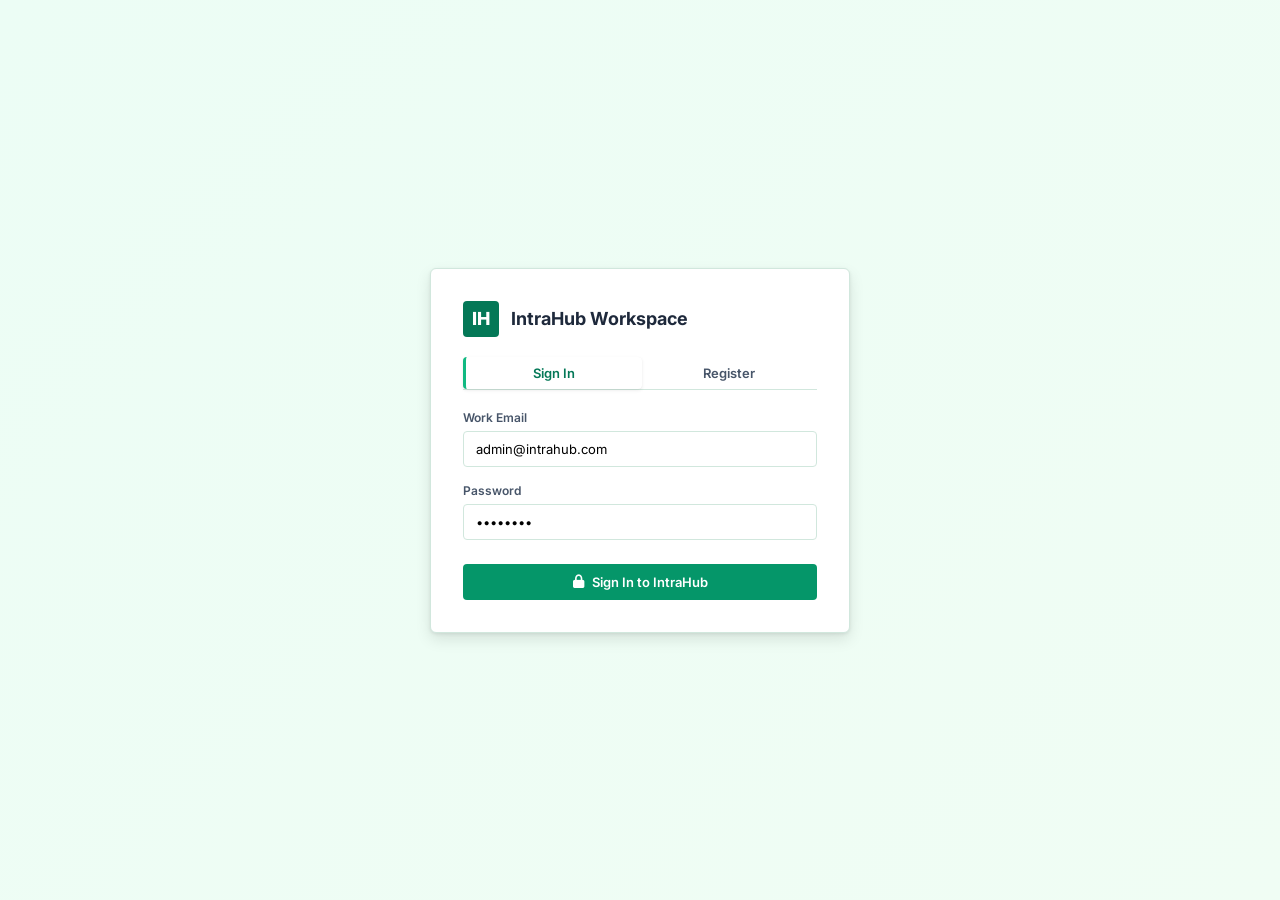
<file: frontend/index.html>
<!DOCTYPE html>
<html lang="en">
<head>
  <meta charset="UTF-8">
  <meta name="viewport" content="width=device-width, initial-scale=1.0">
  <meta name="description" content="IntraHub - Internal Employee Portal Frontend Application">
  <title>IntraHub - Employee Portal</title>
  <link rel="stylesheet" href="./css/style.css">
  <link rel="stylesheet" href="https://cdnjs.cloudflare.com/ajax/libs/font-awesome/6.4.0/css/all.min.css">
</head>
<body>

  <!-- Toast Container -->
  <div id="toast-container"></div>

  <!-- AUTH SECTION (When unauthenticated) -->
  <div id="auth-section" class="auth-container" style="display: flex;">
    <div class="teams-auth-card">
      <div class="auth-header-logo">
        <div class="teams-logo-badge">IH</div>
        <div>
          <h2 style="font-size: 18px; font-weight: 700; color: var(--text-primary);">IntraHub Workspace</h2>
        </div>
      </div>

      <div style="display: flex; border-bottom: 1px solid var(--border-light); margin-bottom: 20px;">
        <div class="subnav-link active" id="tab-login" onclick="switchAuthTab('login')" style="flex: 1; justify-content: center;">Sign In</div>
        <div class="subnav-link" id="tab-register" onclick="switchAuthTab('register')" style="flex: 1; justify-content: center;">Register</div>
      </div>

      <!-- Login Form -->
      <form id="login-form" onsubmit="handleLogin(event)">
        <div class="form-field">
          <label for="login-email">Work Email</label>
          <input type="email" id="login-email" class="fluent-input" style="width: 100%; height: 36px;" required value="admin@intrahub.com">
        </div>
        <div class="form-field">
          <label for="login-password">Password</label>
          <input type="password" id="login-password" class="fluent-input" style="width: 100%; height: 36px;" required value="admin123">
        </div>
        <button type="submit" class="btn-fluent btn-fluent-primary" style="width: 100%; height: 36px; margin-top: 8px;">
          <i class="fa-solid fa-lock"></i> Sign In to IntraHub
        </button>
      </form>

      <!-- Register Form -->
      <form id="register-form" onsubmit="handleRegister(event)" style="display: none;">
        <div class="form-field" style="display: flex; gap: 10px;">
          <div style="flex: 1;">
            <label for="reg-first-name">First Name</label>
            <input type="text" id="reg-first-name" class="fluent-input" style="width: 100%; height: 36px;" required>
          </div>
          <div style="flex: 1;">
            <label for="reg-last-name">Last Name</label>
            <input type="text" id="reg-last-name" class="fluent-input" style="width: 100%; height: 36px;" required>
          </div>
        </div>
        <div class="form-field">
          <label for="reg-email">Work Email</label>
          <input type="email" id="reg-email" class="fluent-input" style="width: 100%; height: 36px;" required>
        </div>
        <div class="form-field">
          <label for="reg-password">Password</label>
          <input type="password" id="reg-password" class="fluent-input" style="width: 100%; height: 36px;" required minlength="6">
        </div>
        <div class="form-field" style="display: flex; gap: 10px;">
          <div style="flex: 1;">
            <label for="reg-emp-code">Employee ID / Code</label>
            <input type="text" id="reg-emp-code" class="fluent-input" style="width: 100%; height: 36px;">
          </div>
          <div style="flex: 1;">
            <label for="reg-designation">Designation</label>
            <input type="text" id="reg-designation" class="fluent-input" style="width: 100%; height: 36px;">
          </div>
        </div>
        <button type="submit" class="btn-fluent btn-fluent-primary" style="width: 100%; height: 36px; margin-top: 8px;">
          <i class="fa-solid fa-user-plus"></i> Register User Account
        </button>
      </form>
    </div>
  </div>

  <!-- MAIN TEAMS APP PORTAL -->
  <div id="app-root" style="display: none;">

    <!-- Top Teams Search Header -->
    <header class="top-teams-header">
      <div class="teams-logo-area">
        <div class="teams-logo-badge">IH</div>
        <span>IntraHub</span>
      </div>

      <div class="teams-search-bar">
        <input type="text" id="global-search" placeholder="Search employees, departments, or commands (/help)..." oninput="handleGlobalSearch(event)">
        <i class="fa-solid fa-magnifying-glass teams-search-icon"></i>
      </div>

      <div class="top-user-area">
        <div class="user-avatar-header" id="user-avatar" title="User Profile" onclick="navigateTo('profile')">
          IH
          <div class="user-status-dot"></div>
        </div>
        <button class="btn-fluent btn-fluent-secondary" style="height: 28px; padding: 0 8px; font-size: 11px; background: rgba(255,255,255,0.2); color: white; border: none;" onclick="handleLogout()">
          <i class="fa-solid fa-right-from-bracket"></i> Sign Out
        </button>
      </div>
    </header>

    <div class="content-wrapper">
      
      <!-- Left App Rail (68px) -->
      <nav class="app-rail">
        <div class="rail-item active" id="rail-dashboard" onclick="navigateTo('dashboard')">
          <i class="fa-solid fa-chart-line"></i>
          <span>Dashboard</span>
        </div>
        <div class="rail-item" id="rail-employees" onclick="navigateTo('employees')">
          <i class="fa-solid fa-address-book"></i>
          <span>Directory</span>
        </div>
        <div class="rail-item" id="rail-departments" onclick="navigateTo('departments')">
          <i class="fa-solid fa-sitemap"></i>
          <span>Structure</span>
        </div>
        <div class="rail-item" id="rail-leaves" onclick="navigateTo('leaves')">
          <i class="fa-solid fa-calendar-days"></i>
          <span>Leaves</span>
        </div>
        <div class="rail-item" id="rail-profile" onclick="navigateTo('profile')">
          <i class="fa-solid fa-user-gear"></i>
          <span>Profile</span>
        </div>
      </nav>

      <!-- Subnav Pane (240px) -->
      <aside class="subnav-pane">
        <div class="subnav-title" id="subnav-header-title">IntraHub</div>
        <ul class="subnav-menu" id="subnav-menu-list">
          <li class="subnav-link active" onclick="navigateTo('dashboard')"><i class="fa-solid fa-grid-2"></i> Overview</li>
          <li class="subnav-link" onclick="navigateTo('employees')"><i class="fa-solid fa-users"></i> All Employees</li>
          <li class="subnav-link" onclick="navigateTo('departments')"><i class="fa-solid fa-building"></i> Departments</li>
          <li class="subnav-link" id="subnav-leaves" onclick="navigateTo('leaves')"><i class="fa-solid fa-calendar-days"></i> Leave Portal</li>
          <li class="subnav-link" onclick="navigateTo('profile')"><i class="fa-solid fa-circle-user"></i> My Account</li>
        </ul>

        <div style="margin-top: auto; padding-top: 16px; border-top: 1px solid var(--border-light); font-size: 12px; color: var(--text-secondary);">
          <div style="font-weight: 600;" id="user-display-name">User Name</div>
          <div style="font-size: 11px; color: var(--text-muted);" id="user-display-email">user@intrahub.com</div>
        </div>
      </aside>

      <!-- Main Workspace Canvas -->
      <main class="view-canvas">

        <!-- DASHBOARD VIEW -->
        <section id="view-dashboard">
          <div class="view-header">
            <div class="view-title-group">
              <h2>Organization Overview</h2>
              <p>Workforce analytics and organizational health metrics</p>
            </div>
            <button class="btn-fluent btn-fluent-primary" onclick="openCreateDeptModal()"><i class="fa-solid fa-plus"></i> New Department</button>
          </div>

          <div class="fluent-grid-3">
            <div class="fluent-card fluent-metric">
              <div>
                <span style="font-size: 13px; color: var(--text-secondary); font-weight: 600;">Total Active Workforce</span>
                <div class="fluent-metric-num" id="metric-emp-count">0</div>
              </div>
              <div class="metric-icon-box">
                <i class="fa-solid fa-users"></i>
              </div>
            </div>
            <div class="fluent-card fluent-metric">
              <div>
                <span style="font-size: 13px; color: var(--text-secondary); font-weight: 600;">Active Departments</span>
                <div class="fluent-metric-num" id="metric-dept-count">0</div>
              </div>
              <div class="metric-icon-box">
                <i class="fa-solid fa-building"></i>
              </div>
            </div>
            <div class="fluent-card fluent-metric">
              <div>
                <span style="font-size: 13px; color: var(--text-secondary); font-weight: 600;">Standard Leave Credit</span>
                <div class="fluent-metric-num">15 Days</div>
              </div>
              <div class="metric-icon-box">
                <i class="fa-solid fa-calendar-check"></i>
              </div>
            </div>
          </div>

          <div class="fluent-grid-2">
            <div class="fluent-card">
              <h3 style="font-size: 15px; font-weight: 700; margin-bottom: 12px; color: var(--text-primary);">Quick Management Shortcuts</h3>
              <div style="display: flex; gap: 10px; flex-wrap: wrap;">
                <button class="btn-fluent btn-fluent-primary" onclick="navigateTo('employees')"><i class="fa-solid fa-list"></i> Employee Directory</button>
                <button class="btn-fluent btn-fluent-secondary" onclick="openCreateDeptModal()"><i class="fa-solid fa-folder-plus"></i> Add Department</button>
              </div>
            </div>

            <div class="fluent-card">
              <h3 style="font-size: 15px; font-weight: 700; margin-bottom: 12px; color: var(--text-primary);">Service Status</h3>
              <div style="display: flex; align-items: center; gap: 8px; font-size: 13px; color: #107c41; font-weight: 600;">
                <i class="fa-solid fa-circle-check"></i>
                <span>Spring Boot Enterprise Backend Engine Running (Port 8080)</span>
              </div>
            </div>
          </div>
        </section>

        <!-- EMPLOYEES VIEW -->
        <section id="view-employees" style="display: none;">
          <div class="view-header">
            <div class="view-title-group">
              <h2>Employee Directory</h2>
              <p>Search, filter, and update personnel profiles across departments</p>
            </div>
          </div>

          <div class="fluent-table-wrapper">
            <div class="fluent-filter-strip">
              <input type="text" id="emp-search" class="fluent-input" style="width: 260px;" placeholder="Search employee name or code..." oninput="fetchEmployees()">
              <select id="emp-dept-filter" class="fluent-select" onchange="fetchEmployees()">
                <option value="">All Departments</option>
              </select>
              <select id="emp-active-filter" class="fluent-select" onchange="fetchEmployees()">
                <option value="">All Statuses</option>
                <option value="true">Active Only</option>
                <option value="false">Inactive Only</option>
              </select>
            </div>

            <table class="fluent-table">
              <thead>
                <tr>
                  <th>Emp Code</th>
                  <th>Employee Name</th>
                  <th>Designation</th>
                  <th>Department</th>
                  <th>System Role</th>
                  <th>Status</th>
                  <th>Actions</th>
                </tr>
              </thead>
              <tbody id="emp-table-body">
                <!-- Dynamically Populated -->
              </tbody>
            </table>
          </div>
        </section>

        <!-- DEPARTMENTS VIEW -->
        <section id="view-departments" style="display: none;">
          <div class="view-header">
            <div class="view-title-group">
              <h2>Departments</h2>
              <p>Organizational departments and headcount hierarchy</p>
            </div>
            <button class="btn-fluent btn-fluent-primary" onclick="openCreateDeptModal()"><i class="fa-solid fa-plus"></i> New Department</button>
          </div>

          <div class="fluent-grid-3" id="dept-grid">
            <!-- Dynamically Populated -->
          </div>
        </section>

        <!-- MY PROFILE VIEW -->
        <section id="view-profile" style="display: none;">
          <div class="view-header">
            <div class="view-title-group">
              <h2>My Profile & Account</h2>
              <p>View personal credentials, role permissions, and profile details</p>
            </div>
          </div>

          <div class="fluent-card" style="max-width: 560px;">
            <div style="display: flex; align-items: center; gap: 16px; margin-bottom: 20px; padding-bottom: 16px; border-bottom: 1px solid var(--border-light);">
              <div class="user-avatar-header" id="prof-avatar" style="width: 52px; height: 52px; font-size: 20px;">IH</div>
              <div>
                <h3 id="prof-name" style="font-size: 16px; font-weight: 700;">Employee Name</h3>
                <p id="prof-email" style="font-size: 13px; color: var(--text-secondary);">user@intrahub.com</p>
                <span class="role-pill" id="prof-role" style="margin-top: 4px; display: inline-block;">ROLE_EMPLOYEE</span>
              </div>
            </div>

            <form id="profile-form" onsubmit="handleProfileUpdate(event)">
              <div class="form-field" style="display: flex; gap: 12px;">
                <div style="flex: 1;">
                  <label for="prof-fn">First Name</label>
                  <input type="text" id="prof-fn" class="fluent-input" style="width: 100%;" required>
                </div>
                <div style="flex: 1;">
                  <label for="prof-ln">Last Name</label>
                  <input type="text" id="prof-ln" class="fluent-input" style="width: 100%;" required>
                </div>
              </div>
              <div class="form-field">
                <label for="prof-phone">Contact Phone</label>
                <input type="text" id="prof-phone" class="fluent-input" style="width: 100%;">
              </div>
              <div class="form-field">
                <label for="prof-desg">Job Designation</label>
                <input type="text" id="prof-desg" class="fluent-input" style="width: 100%;">
              </div>
              <button type="submit" class="btn-fluent btn-fluent-primary"><i class="fa-solid fa-check"></i> Update Profile Settings</button>
            </form>
          </div>
        </section>

        <!-- LEAVES VIEW -->
        <section id="view-leaves" style="display: none;">
          <div class="view-header">
            <div class="view-title-group">
              <h2>Leave Management Portal</h2>
              <p>Apply for leaves, view balances, and approve pending request queues</p>
            </div>
            <button class="btn-fluent btn-fluent-primary" onclick="openApplyLeaveModal()"><i class="fa-solid fa-calendar-plus"></i> Apply for Leave</button>
          </div>

          <div class="fluent-grid-3">
            <div class="fluent-card fluent-metric">
              <div>
                <span style="font-size: 13px; color: var(--text-secondary); font-weight: 600;">Annual Leave Balance</span>
                <div class="fluent-metric-num" id="leave-metric-annual">15 Days</div>
              </div>
              <div class="metric-icon-box">
                <i class="fa-solid fa-umbrella-beach"></i>
              </div>
            </div>
            <div class="fluent-card fluent-metric">
              <div>
                <span style="font-size: 13px; color: var(--text-secondary); font-weight: 600;">Sick Leave Balance</span>
                <div class="fluent-metric-num" id="leave-metric-sick">10 Days</div>
              </div>
              <div class="metric-icon-box">
                <i class="fa-solid fa-notes-medical"></i>
              </div>
            </div>
            <div class="fluent-card fluent-metric">
              <div>
                <span style="font-size: 13px; color: var(--text-secondary); font-weight: 600;">Pending Approvals Queue</span>
                <div class="fluent-metric-num" id="leave-metric-pending">0</div>
              </div>
              <div class="metric-icon-box">
                <i class="fa-solid fa-clock-rotate-left"></i>
              </div>
            </div>
          </div>

          <!-- Pending Approvals for Managers/HR -->
          <div class="fluent-table-wrapper" style="margin-bottom: 24px;">
            <div class="fluent-filter-strip">
              <h3 style="font-size: 15px; font-weight: 700; color: var(--theme-dark);"><i class="fa-solid fa-inbox"></i> Pending Manager Approvals</h3>
            </div>
            <table class="fluent-table">
              <thead>
                <tr>
                  <th>Employee</th>
                  <th>Dept</th>
                  <th>Type</th>
                  <th>Dates</th>
                  <th>Days</th>
                  <th>Reason</th>
                  <th>Action</th>
                </tr>
              </thead>
              <tbody id="leave-pending-table-body">
                <!-- Dynamically Populated -->
              </tbody>
            </table>
          </div>

          <!-- My Leave Applications History -->
          <div class="fluent-table-wrapper">
            <div class="fluent-filter-strip">
              <h3 style="font-size: 15px; font-weight: 700; color: var(--text-primary);"><i class="fa-solid fa-history"></i> My Leave History</h3>
            </div>
            <table class="fluent-table">
              <thead>
                <tr>
                  <th>Leave Type</th>
                  <th>Start Date</th>
                  <th>End Date</th>
                  <th>Total Days</th>
                  <th>Reason</th>
                  <th>Status</th>
                </tr>
              </thead>
              <tbody id="leave-my-table-body">
                <!-- Dynamically Populated -->
              </tbody>
            </table>
          </div>
        </section>

      </main>
    </div>
  </div>

  <!-- APPLY LEAVE MODAL -->
  <div class="modal-overlay" id="leave-modal">
    <div class="modal-box">
      <div class="modal-head">
        <h3>Apply for Leave</h3>
        <button class="close-x" onclick="closeModal('leave-modal')">&times;</button>
      </div>
      <form onsubmit="handleApplyLeave(event)">
        <div class="form-field">
          <label for="leave-type">Leave Category</label>
          <select id="leave-type" class="fluent-select" style="width: 100%;" required>
            <option value="ANNUAL">Annual Leave</option>
            <option value="SICK">Sick Leave</option>
            <option value="CASUAL">Casual Leave</option>
            <option value="UNPAID">Unpaid Leave</option>
          </select>
        </div>
        <div class="form-field" style="display: flex; gap: 10px;">
          <div style="flex: 1;">
            <label for="leave-start-date">Start Date</label>
            <input type="date" id="leave-start-date" class="fluent-input" style="width: 100%;" required>
          </div>
          <div style="flex: 1;">
            <label for="leave-end-date">End Date</label>
            <input type="date" id="leave-end-date" class="fluent-input" style="width: 100%;" required>
          </div>
        </div>
        <div class="form-field">
          <label for="leave-reason">Reason for Absence</label>
          <input type="text" id="leave-reason" class="fluent-input" style="width: 100%;" placeholder="e.g. Family vacation / medical appointment">
        </div>
        <div style="display: flex; justify-content: flex-end; gap: 8px; margin-top: 20px;">
          <button type="button" class="btn-fluent btn-fluent-secondary" onclick="closeModal('leave-modal')">Cancel</button>
          <button type="submit" class="btn-fluent btn-fluent-primary">Submit Application</button>
        </div>
      </form>
    </div>
  </div>

  <!-- CREATE / EDIT DEPARTMENT MODAL -->
  <div class="modal-overlay" id="dept-modal">
    <div class="modal-box">
      <div class="modal-head">
        <h3 id="dept-modal-title">Create Department</h3>
        <button class="close-x" onclick="closeModal('dept-modal')">&times;</button>
      </div>
      <form onsubmit="handleSaveDepartment(event)">
        <input type="hidden" id="dept-id">
        <div class="form-field">
          <label for="dept-name">Department Title</label>
          <input type="text" id="dept-name" class="fluent-input" style="width: 100%;" required placeholder="e.g., Engineering">
        </div>
        <div class="form-field">
          <label for="dept-head">Department Head</label>
          <input type="text" id="dept-head" class="fluent-input" style="width: 100%;" placeholder="e.g., Jane Doe">
        </div>
        <div class="form-field">
          <label for="dept-desc">Description</label>
          <input type="text" id="dept-desc" class="fluent-input" style="width: 100%;" placeholder="Department responsibilities">
        </div>
        <div style="display: flex; justify-content: flex-end; gap: 8px; margin-top: 20px;">
          <button type="button" class="btn-fluent btn-fluent-secondary" onclick="closeModal('dept-modal')">Cancel</button>
          <button type="submit" class="btn-fluent btn-fluent-primary">Save Changes</button>
        </div>
      </form>
    </div>
  </div>

  <!-- EDIT EMPLOYEE MODAL -->
  <div class="modal-overlay" id="emp-modal">
    <div class="modal-box">
      <div class="modal-head">
        <h3>Edit Employee Record</h3>
        <button class="close-x" onclick="closeModal('emp-modal')">&times;</button>
      </div>
      <form onsubmit="handleSaveEmployee(event)">
        <input type="hidden" id="emp-edit-id">
        <div class="form-field" style="display: flex; gap: 10px;">
          <div style="flex: 1;">
            <label for="emp-edit-fn">First Name</label>
            <input type="text" id="emp-edit-fn" class="fluent-input" style="width: 100%;" required>
          </div>
          <div style="flex: 1;">
            <label for="emp-edit-ln">Last Name</label>
            <input type="text" id="emp-edit-ln" class="fluent-input" style="width: 100%;" required>
          </div>
        </div>
        <div class="form-field">
          <label for="emp-edit-desg">Designation</label>
          <input type="text" id="emp-edit-desg" class="fluent-input" style="width: 100%;">
        </div>
        <div class="form-field">
          <label for="emp-edit-dept">Assigned Department</label>
          <select id="emp-edit-dept" class="fluent-select" style="width: 100%;">
            <option value="">Unassigned</option>
          </select>
        </div>
        <div style="display: flex; justify-content: flex-end; gap: 8px; margin-top: 20px;">
          <button type="button" class="btn-fluent btn-fluent-secondary" onclick="closeModal('emp-modal')">Cancel</button>
          <button type="submit" class="btn-fluent btn-fluent-primary">Update Profile</button>
        </div>
      </form>
    </div>
  </div>

  <script src="./js/app.js"></script>
</body>
</html>
</file>
<file: frontend/css/style.css>
/* IntraHub - Modern Emerald & Fluent Design System */
@import url('https://fonts.googleapis.com/css2?family=Segoe+UI:wght@400;600;700&family=Inter:wght@400;500;600;700&display=swap');

:root {
  --font-family: 'Segoe UI', 'Inter', -apple-system, BlinkMacSystemFont, sans-serif;

  /* Fresh Emerald Green & Amber Theme */
  --theme-accent: #10b981;
  --theme-hover: #059669;
  --theme-dark: #047857;
  --theme-light: rgba(16, 185, 129, 0.12);
  
  --bg-rail: #0f2922;
  --bg-subnav: #f2faf6;
  --bg-main: #f8faf9;
  --bg-card: #ffffff;
  --bg-header: #059669;

  --border-light: #d1e7dd;
  --border-subtle: #e6f4ed;
  
  --text-primary: #1e293b;
  --text-secondary: #475569;
  --text-muted: #64748b;
  --text-on-header: #ffffff;

  --status-available: #10b981;
  --status-busy: #ef4444;
  --status-away: #f59e0b;

  --shadow-sm: 0 1.6px 3.6px 0 rgba(0, 0, 0, 0.08), 0 0.3px 0.9px 0 rgba(0, 0, 0, 0.06);
  --shadow-md: 0 3.2px 7.2px 0 rgba(0, 0, 0, 0.08), 0 0.6px 1.8px 0 rgba(0, 0, 0, 0.06);
  --shadow-lg: 0 6.4px 14.4px 0 rgba(0, 0, 0, 0.1), 0 1.2px 3.6px 0 rgba(0, 0, 0, 0.08);

  --radius-sm: 4px;
  --radius-md: 6px;
  --radius-lg: 8px;
  --radius-round: 50%;
}

* {
  box-sizing: border-box;
  margin: 0;
  padding: 0;
  font-family: var(--font-family);
  -webkit-font-smoothing: antialiased;
}

body {
  background-color: var(--bg-main);
  color: var(--text-primary);
  height: 100vh;
  overflow: hidden;
}

/* App Shell Layout */
#app-root {
  display: flex;
  height: 100vh;
  width: 100vw;
}

/* Top Title Header */
.top-teams-header {
  height: 48px;
  background-color: var(--bg-header);
  color: var(--text-on-header);
  display: flex;
  align-items: center;
  justify-content: space-between;
  padding: 0 16px;
  position: fixed;
  top: 0;
  left: 0;
  right: 0;
  z-index: 200;
  box-shadow: 0 1px 4px rgba(5, 150, 105, 0.3);
}

.teams-logo-area {
  display: flex;
  align-items: center;
  gap: 12px;
  font-weight: 700;
  font-size: 15px;
}

.teams-logo-badge {
  width: 28px;
  height: 28px;
  background: white;
  color: var(--theme-dark);
  border-radius: var(--radius-sm);
  display: flex;
  align-items: center;
  justify-content: center;
  font-weight: 800;
  font-size: 14px;
}

.teams-search-bar {
  position: relative;
  width: 440px;
}

.teams-search-bar input {
  width: 100%;
  height: 32px;
  background: rgba(255, 255, 255, 0.2);
  border: 1px solid transparent;
  border-radius: var(--radius-sm);
  padding: 0 12px 0 36px;
  color: white;
  font-size: 13px;
  outline: none;
  transition: all 0.2s ease;
}

.teams-search-bar input::placeholder {
  color: rgba(255, 255, 255, 0.85);
}

.teams-search-bar input:focus {
  background: white;
  color: var(--text-primary);
}

.teams-search-bar input:focus::placeholder {
  color: var(--text-muted);
}

.teams-search-icon {
  position: absolute;
  left: 12px;
  top: 50%;
  transform: translateY(-50%);
  color: rgba(255, 255, 255, 0.85);
  font-size: 13px;
  pointer-events: none;
}

.teams-search-bar input:focus ~ .teams-search-icon {
  color: var(--text-secondary);
}

.top-user-area {
  display: flex;
  align-items: center;
  gap: 12px;
}

.user-avatar-header {
  width: 32px;
  height: 32px;
  border-radius: var(--radius-round);
  background: #f59e0b; /* Amber / Orange Avatar Accent */
  color: white;
  font-weight: 700;
  font-size: 13px;
  display: flex;
  align-items: center;
  justify-content: center;
  cursor: pointer;
  position: relative;
  box-shadow: 0 2px 4px rgba(0,0,0,0.15);
}

.user-status-dot {
  position: absolute;
  bottom: 0;
  right: 0;
  width: 10px;
  height: 10px;
  border-radius: 50%;
  background: var(--status-available);
  border: 2px solid var(--bg-header);
}

/* Leftmost App Rail (68px) */
.app-rail {
  width: 68px;
  background-color: var(--bg-rail);
  display: flex;
  flex-direction: column;
  align-items: center;
  padding-top: 60px;
  z-index: 100;
  flex-shrink: 0;
}

.rail-item {
  width: 100%;
  height: 56px;
  display: flex;
  flex-direction: column;
  align-items: center;
  justify-content: center;
  color: #a7f3d0;
  cursor: pointer;
  transition: all 0.15s ease;
  position: relative;
  font-size: 11px;
  font-weight: 600;
  gap: 4px;
}

.rail-item i {
  font-size: 18px;
}

.rail-item:hover {
  color: #ffffff;
}

.rail-item.active {
  color: #ffffff;
  background: rgba(255, 255, 255, 0.1);
}

.rail-item.active::before {
  content: '';
  position: absolute;
  left: 0;
  top: 12px;
  bottom: 12px;
  width: 4px;
  background: var(--theme-accent);
  border-radius: 0 4px 4px 0;
}

/* Main Content Workspace */
.content-wrapper {
  flex-grow: 1;
  display: flex;
  margin-top: 48px;
  height: calc(100vh - 48px);
  overflow: hidden;
}

/* Secondary Navigation Pane (240px) */
.subnav-pane {
  width: 240px;
  background-color: var(--bg-subnav);
  border-right: 1px solid var(--border-light);
  padding: 16px;
  display: flex;
  flex-direction: column;
  flex-shrink: 0;
}

.subnav-title {
  font-size: 18px;
  font-weight: 700;
  color: var(--theme-dark);
  margin-bottom: 16px;
}

.subnav-menu {
  list-style: none;
  display: flex;
  flex-direction: column;
  gap: 4px;
}

.subnav-link {
  display: flex;
  align-items: center;
  gap: 10px;
  padding: 8px 12px;
  border-radius: var(--radius-sm);
  color: var(--text-secondary);
  font-size: 13px;
  font-weight: 600;
  cursor: pointer;
  transition: all 0.15s ease;
}

.subnav-link:hover {
  background-color: rgba(16, 185, 129, 0.08);
  color: var(--theme-dark);
}

.subnav-link.active {
  background-color: #ffffff;
  color: var(--theme-dark);
  box-shadow: var(--shadow-sm);
  border-left: 3px solid var(--theme-accent);
}

/* Primary Main View Canvas */
.view-canvas {
  flex-grow: 1;
  padding: 24px 32px;
  overflow-y: auto;
  background-color: var(--bg-main);
}

.view-header {
  display: flex;
  justify-content: space-between;
  align-items: center;
  margin-bottom: 24px;
  padding-bottom: 16px;
  border-bottom: 1px solid var(--border-light);
}

.view-title-group h2 {
  font-size: 22px;
  font-weight: 700;
  color: var(--text-primary);
}

.view-title-group p {
  font-size: 13px;
  color: var(--text-secondary);
  margin-top: 2px;
}

/* Action Buttons */
.btn-fluent {
  display: inline-flex;
  align-items: center;
  justify-content: center;
  gap: 8px;
  height: 32px;
  padding: 0 16px;
  border-radius: var(--radius-sm);
  font-size: 13px;
  font-weight: 600;
  cursor: pointer;
  transition: all 0.15s ease;
  border: 1px solid transparent;
  outline: none;
}

.btn-fluent-primary {
  background-color: var(--theme-hover);
  color: white;
}

.btn-fluent-primary:hover {
  background-color: var(--theme-dark);
}

.btn-fluent-secondary {
  background-color: #ffffff;
  color: var(--text-primary);
  border-color: var(--border-light);
  box-shadow: var(--shadow-sm);
}

.btn-fluent-secondary:hover {
  background-color: #f0fdf4;
  border-color: var(--theme-accent);
}

.btn-fluent-danger {
  background-color: #fde8e8;
  color: #a80000;
  border-color: #f8d7da;
}

.btn-fluent-danger:hover {
  background-color: #f8d7da;
}

/* Dashboard Cards Layout */
.fluent-grid-3 {
  display: grid;
  grid-template-columns: repeat(auto-fit, minmax(280px, 1fr));
  gap: 16px;
  margin-bottom: 24px;
}

.fluent-grid-2 {
  display: grid;
  grid-template-columns: repeat(auto-fit, minmax(360px, 1fr));
  gap: 16px;
}

.fluent-card {
  background-color: var(--bg-card);
  border: 1px solid var(--border-light);
  border-radius: var(--radius-md);
  padding: 20px;
  box-shadow: var(--shadow-sm);
}

.fluent-metric {
  display: flex;
  align-items: center;
  justify-content: space-between;
}

.fluent-metric-num {
  font-size: 32px;
  font-weight: 700;
  color: var(--theme-dark);
  margin-top: 4px;
}

.metric-icon-box {
  width: 44px;
  height: 44px;
  border-radius: var(--radius-sm);
  background-color: var(--theme-light);
  color: var(--theme-dark);
  display: flex;
  align-items: center;
  justify-content: center;
  font-size: 20px;
}

/* Directory Data Table */
.fluent-table-wrapper {
  background-color: var(--bg-card);
  border: 1px solid var(--border-light);
  border-radius: var(--radius-md);
  box-shadow: var(--shadow-sm);
  overflow: hidden;
}

.fluent-filter-strip {
  padding: 16px;
  border-bottom: 1px solid var(--border-light);
  display: flex;
  gap: 12px;
  align-items: center;
  flex-wrap: wrap;
  background-color: #f0fdf4;
}

.fluent-input {
  height: 32px;
  padding: 0 12px;
  border: 1px solid var(--border-light);
  border-radius: var(--radius-sm);
  font-size: 13px;
  outline: none;
  background: white;
}

.fluent-input:focus {
  border-color: var(--theme-accent);
  box-shadow: 0 0 0 2px rgba(16, 185, 129, 0.2);
}

.fluent-select {
  height: 32px;
  padding: 0 12px;
  border: 1px solid var(--border-light);
  border-radius: var(--radius-sm);
  font-size: 13px;
  outline: none;
  background: white;
  cursor: pointer;
}

table.fluent-table {
  width: 100%;
  border-collapse: collapse;
  text-align: left;
}

table.fluent-table th {
  padding: 12px 16px;
  background-color: #f0fdf4;
  border-bottom: 1px solid var(--border-light);
  font-size: 12px;
  font-weight: 600;
  color: var(--theme-dark);
  text-transform: uppercase;
  letter-spacing: 0.5px;
}

table.fluent-table td {
  padding: 12px 16px;
  border-bottom: 1px solid var(--border-subtle);
  font-size: 13px;
  color: var(--text-primary);
}

table.fluent-table tr:hover td {
  background-color: #f0fdf4;
}

/* Status Pill Badges */
.status-pill {
  display: inline-flex;
  align-items: center;
  gap: 6px;
  padding: 2px 8px;
  border-radius: 12px;
  font-size: 12px;
  font-weight: 600;
}

.status-active {
  background-color: #d1fae5;
  color: #047857;
}

.status-inactive {
  background-color: #fee2e2;
  color: #b91c1c;
}

.role-pill {
  background-color: var(--theme-light);
  color: var(--theme-dark);
  padding: 2px 8px;
  border-radius: var(--radius-sm);
  font-size: 12px;
  font-weight: 600;
}

/* Modals */
.modal-overlay {
  position: fixed;
  top: 0;
  left: 0;
  right: 0;
  bottom: 0;
  background: rgba(15, 41, 34, 0.5);
  display: flex;
  align-items: center;
  justify-content: center;
  z-index: 1000;
  opacity: 0;
  pointer-events: none;
  transition: opacity 0.2s ease;
}

.modal-overlay.open {
  opacity: 1;
  pointer-events: auto;
}

.modal-box {
  background: white;
  border-radius: var(--radius-md);
  width: 100%;
  max-width: 480px;
  padding: 24px;
  box-shadow: var(--shadow-lg);
  border: 1px solid var(--border-light);
}

.modal-head {
  display: flex;
  justify-content: space-between;
  align-items: center;
  margin-bottom: 20px;
}

.modal-head h3 {
  font-size: 18px;
  font-weight: 700;
}

.close-x {
  background: none;
  border: none;
  font-size: 18px;
  color: var(--text-muted);
  cursor: pointer;
}

.form-field {
  margin-bottom: 16px;
}

.form-field label {
  display: block;
  font-size: 12px;
  font-weight: 600;
  color: var(--text-secondary);
  margin-bottom: 6px;
}

/* Auth Card */
.auth-container {
  display: flex;
  align-items: center;
  justify-content: center;
  height: 100vh;
  width: 100vw;
  background: linear-gradient(135deg, #ecfdf5, #f0fdf4);
}

.teams-auth-card {
  width: 100%;
  max-width: 420px;
  background: white;
  border: 1px solid var(--border-light);
  border-radius: var(--radius-md);
  padding: 32px;
  box-shadow: var(--shadow-lg);
}

.auth-header-logo {
  display: flex;
  align-items: center;
  gap: 12px;
  margin-bottom: 20px;
}

.auth-header-logo .teams-logo-badge {
  background: var(--theme-dark);
  color: white;
  width: 36px;
  height: 36px;
  font-size: 18px;
}

/* Toast Alerts */
#toast-container {
  position: fixed;
  bottom: 24px;
  right: 24px;
  display: flex;
  flex-direction: column;
  gap: 8px;
  z-index: 2000;
}

.toast {
  padding: 12px 18px;
  border-radius: var(--radius-sm);
  background: #1e293b;
  color: white;
  font-size: 13px;
  box-shadow: var(--shadow-md);
  display: flex;
  align-items: center;
  gap: 10px;
}

.toast-danger {
  background: #b91c1c;
}

.toast-success {
  background: #047857;
}
</file>
